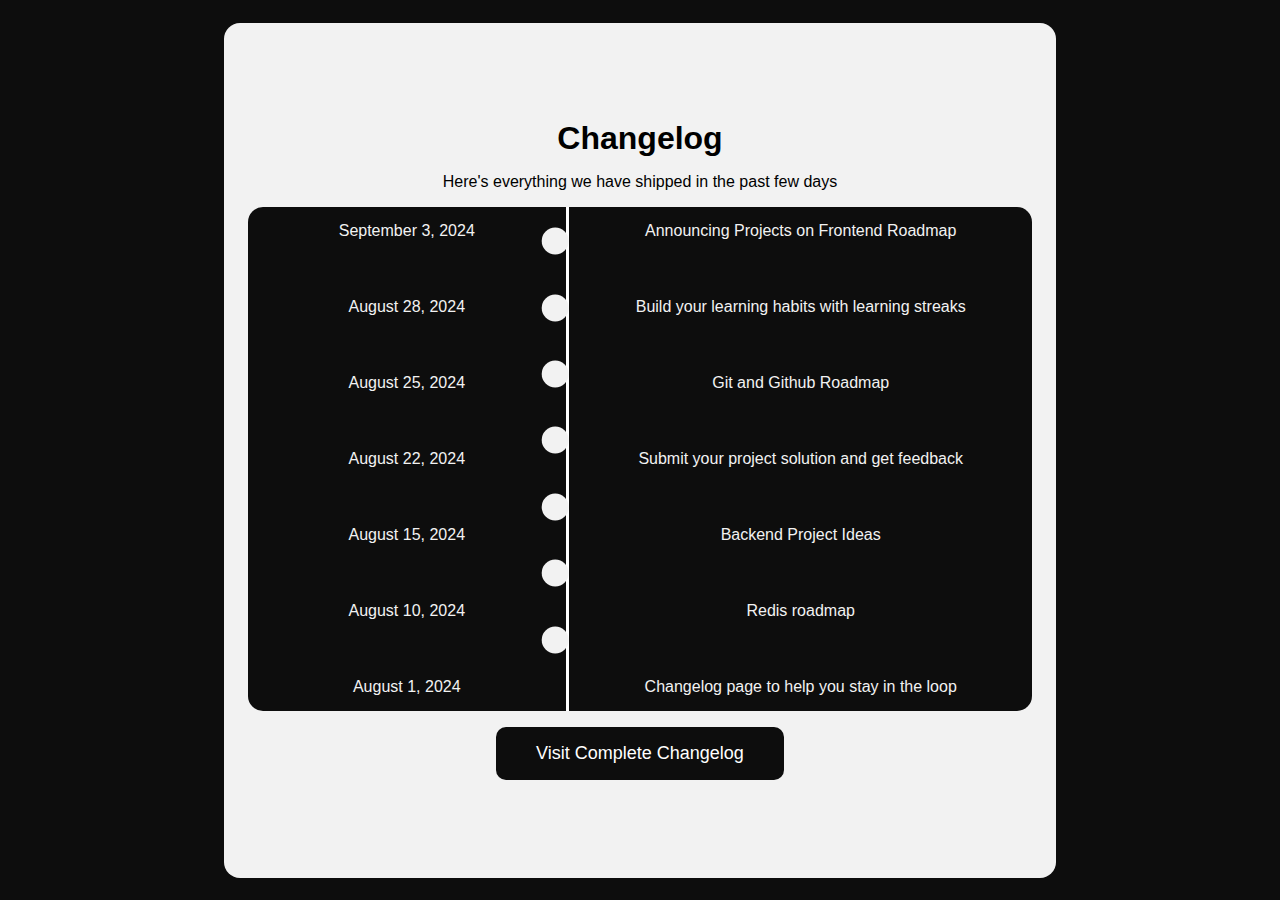
<file: frontend-projects/changelog-component/index.html>
<!DOCTYPE html>
<html lang="en">
  <head>
    <meta charset="UTF-8" />
    <meta name="viewport" content="width=device-width, initial-scale=1.0" />
    <title>Changelog Component</title>
    <link rel="stylesheet" href="./style.css" />
  </head>
  <body>
    <div class="changelog_container">
      <h1>Changelog</h1>
      <p>Here's everything we have shipped in the past few days</p>
      <div class="changelog_box">
        <div class="box_date">
          <span class="span_date d_one">September 3, 2024</span>
          <span class="span_date d_two">August 28, 2024</span>
          <span class="span_date d_three">August 25, 2024</span>
          <span class="span_date d_four">August 22, 2024</span>
          <span class="span_date d_five">August 15, 2024</span>
          <span class="span_date d_six">August 10, 2024</span>
          <span class="span_date d_seven">August 1, 2024</span>
        </div>
        <div class="line">
          <div class="box_boule">
            <span class="boule b_one"></span>
            <span class="boule b_two"></span>
            <span class="boule b_three"></span>
            <span class="boule b_four"></span>
            <span class="boule b_five"></span>
            <span class="boule b_six"></span>
            <span class="boule b_seven"></span>
          </div>
        </div>
        <div class="box_sentence">
          <span class="span_sentence s_one"
            >Announcing Projects on Frontend Roadmap</span
          >
          <span class="span_sentence s_two"
            >Build your learning habits with learning streaks</span
          >
          <span class="span_sentence s_three">Git and Github Roadmap</span>
          <span class="span_sentence s_four"
            >Submit your project solution and get feedback</span
          >
          <span class="span_sentence s_five">Backend Project Ideas</span>
          <span class="span_sentence s_six">Redis roadmap</span>
          <span class="span_sentence s_seven"
            >Changelog page to help you stay in the loop</span
          >
        </div>
      </div>
      <div class="box_btn">
        <button id="btn_feedback">Visit Complete Changelog</button>
      </div>
    </div>
    <div class="body_parent"></div>
    <div id="feedback" class="box_feedback">
      <h2>Please 🙏 take a few minutes ⏱ to give me some feedback 😊</h2>
    </div>
    <script src="./script.js"></script>
  </body>
</html>
</file>
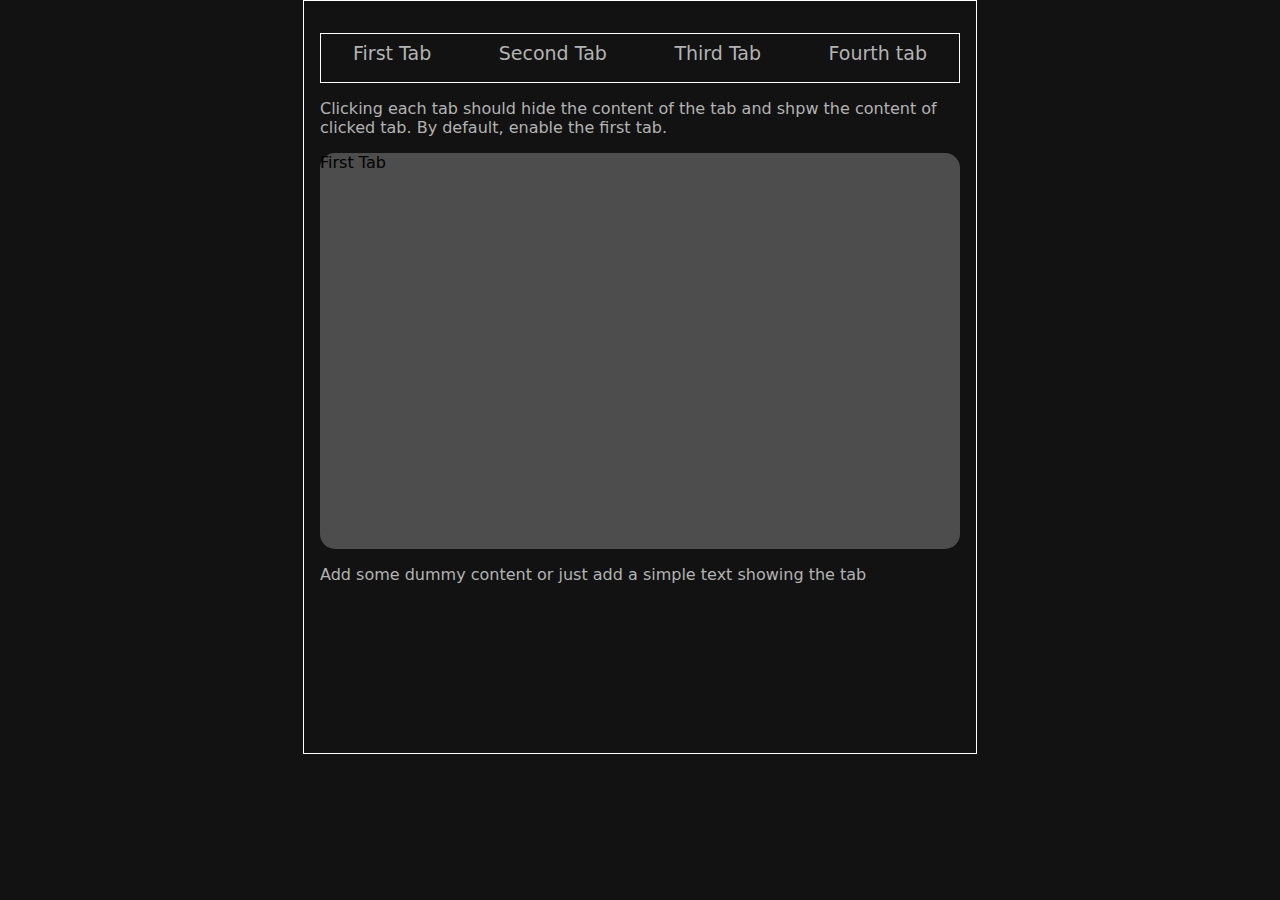
<file: frontend-projects/simple-tabs/index.html>
<!DOCTYPE html>
<html lang="en">
<head>
    <meta charset="UTF-8">
    <meta name="viewport" content="width=device-width, initial-scale=1.0">
    <title>simple tabs</title>
    <link rel="stylesheet" href="style.css">
</head>
<body>
    <section>
        <ul>
            <li>First Tab</li>
            <li>Second Tab</li>
            <li>Third Tab</li>
            <li>Fourth tab</li>
        </ul>
    <p class="p1">Clicking each tab should hide the content of the tab and
        shpw the content of clicked tab. By default, enable the first tab.
    </p>
    <div class="content content1">First Tab</div>
    <div class="content content2">Second Tab</div>
    <div class="content content3">Third Tab</div>
    <div class="content content4">Fourth</div>
    <p>Add some dummy content or just add a simple text showing the tab</p>
</section>
</body>
<script src="script.js"> 
</script>
</html>
</file>
<file: frontend-projects/changelog-component/style.css>
*,
::before,
::after {
    margin: 0;
    padding: 0;
    box-sizing: border-box;
}

html {
    font-family: Arial, Helvetica, sans-serif;
}

body {
    width: 100%;
    height: 100vh;
    display: flex;
    justify-content: center;
    align-items: center;
    background-color: hsl(0, 0%, 5%);
}
.body_parent{
    width: 100%;
    height: 100vh;
    z-index: 99;
    display: none;
    position: fixed;
    background-color: hsla(0, 0%, 5%, 0.527);
}
.changelog_container {
    display: flex;
    flex-direction: column;
    justify-content: center;
    width: 48%;
    height: 90vh;
    background-color: hsl(0, 0%, 95%);
    padding: 2rem 1.5rem;
    border-radius: 1rem;
}

.changelog_box {
    background-color: hsl(0, 0%, 5%);
    border-radius: 15px;
    color: hsl(0, 0%, 95%);
}

.changelog_container h1,
p {
    text-align: center;
    margin-bottom: 1rem;
}

.changelog_container .box_btn {
    display: flex;
    justify-content: center;
    align-items: center;
    margin-top: 2rem;
}

.changelog_container .box_btn button {
    padding: 0.5rem 0, 8rem;
    background-color: hsl(0, 0%, 5%);
    color: white;
    border: none;
    outline: none;
    padding: 1rem;
    width: 20rem;
    font-size: 18px;
    margin: auto;
    cursor: pointer;
    border-radius: 10px;
    transition: background-color 0.3s ease;
}

.changelog_container .box_btn button:hover {
    background-color: hsl(0, 0%, 15%);
}

.changelog_box {
    display: flex;
    position: relative;
    width: 100%;
    height: 100%;
}

.changelog_container .box_date {
    background-color: transparent;
    width: 40.5%;
    display: flex;
    flex-direction: column;
    justify-content: center;
    gap: 28px 0px;
}


.changelog_container .line {
    background-color: white;
    width: 0.5%;
}

.changelog_container .box_sentence {
    background-color: transparent;
    width: 59%;
    display: flex;
    flex-direction: column;
    justify-content: center;
    gap: 28px 0px;
}

.changelog_container .box_date .span_date {
    display: flex;
    justify-content: center;
    align-items: center;
    /* border: 1px solid white; */
    height: 3rem;
}

.changelog_container .box_sentence .span_sentence {
    display: flex;
    justify-content: center;
    align-items: center;
    height: 3rem;
}

.line .box_boule {
    position: absolute;
    top: 51%;
    height: 100%;
    display: flex;
    flex-direction: column;
    justify-content: space-evenly;
    align-items: center;
    z-index: 50;
    transform: translate(-45%, -50%);
}

@keyframes bouleTurn {
    from {
        transform: translateY(0);

    }

    50% {
        transform: translateY(10px);

    }

    75% {
        transform: translateY(-10px);

    }

    100% {
        transform: translateY(0);

    }

}

.line .boule {
    transform: translate(-45%, -50%);
    width: 27px;
    height: 27px;
    background-color: hsl(0, 0%, 95%);
    border-radius: 50%;
    transition: all ease-out 0.3s;
    animation: bouleTurn 5s infinite linear;
}

.b_one1 {
    background-color: hsl(20, 100%, 50%);

}

.b_two2 {
    background-color: hsl(96, 100%, 50%);

}

.b_three3 {
    background-color: hsl(259, 100%, 50%);

}

.b_four4 {
    background-color: hsl(301, 100%, 50%);

}

.b_five5 {
    background-color: hsl(348, 100%, 50%);

}

.b_six6 {
    background-color: hsl(61, 100%, 50%);

}

.b_seven7 {
    background-color: hsl(167, 100%, 50%);

}

/* Feedback poppup */
.box_feedback {
    display: block;
    top: -40%;
    z-index: 100;
    position: fixed;
    justify-content: center;
    align-items: center;
    padding: 5px;
    width: 27%;
    height: 24vh;
    border-radius: 12px;
    background-color: hsl(0, 0%, 95%);
    transition: all 0.5s ease-out;

}

.feedDisplay {
    display: flex;
    top: 35%;
}

.box_feedback h2 {
    text-align: center;
}

/* Feedback poppup */


/* ---------------@MEDIA----------------- */
@media (max-width: 1440px) {
    .changelog_container {

        width: 65%;
        height: fit-content;
        min-height: 95%;
        padding: 2rem 1.5rem;
    }

    .changelog_box {
        height: 90%;
        color: hsl(0, 0%, 95%);
    }

    .changelog_container .box_btn {
        margin-top: 1rem;
    }

    .changelog_container .box_btn button {
        width: 18rem;
    }

    .line .box_boule {
        top: 49%;
    }
}

@media (max-width: 1024px) {
    .changelog_container {
        width: 79%;
        padding: 1rem 0.9rem;
    }

    .changelog_box {
        height: 90%;
        color: hsl(0, 0%, 95%);
    }

    .changelog_container .box_btn {
        margin-top: 1rem;
    }

    .changelog_container .box_btn button {
        width: 16rem;
        padding: 0.9rem 18px;
        font-size: 15px;
    }

    .changelog_container .box_date {
        gap: 24px 0px;
    }

    .changelog_container .box_sentence {
        gap: 24px 0px;

    }

    .changelog_container .box_sentence .span_sentence {
        font-size: 14px;
    }

    .changelog_container .box_date .span_date {
        font-size: 14px;
    }
}

@media (max-width: 768px) {
    .changelog_container {
        width: 95%;
        padding: 0.8rem 0.7rem;
    }

    .changelog_box {
        height: 90%;
        color: hsl(0, 0%, 95%);
    }

    .changelog_container .box_btn {
        margin-top: 1rem;
    }

    .changelog_container .box_btn button {
        width: 16rem;
        padding: 0.9rem 18px;
        font-size: 15px;
    }
}


@media (max-width: 426px) {
    .changelog_container {
        width: 99%;
        padding: 0.8rem 0.7rem;
    }

    .changelog_box {
        height: 90%;
        color: hsl(0, 0%, 95%);
    }

    .changelog_container .box_btn {
        margin-top: 1rem;
    }

    .changelog_container .box_btn button {
        width: 12rem;
        padding: 0.9rem 18px;
        font-size: 13px;
    }

    .changelog_container .box_date {
        gap: 10px 0px;
    }

    .changelog_container .box_sentence {
        gap: 10px 0px;

    }

    .changelog_container .box_sentence .span_sentence {
        font-size: 11px;
        padding: 0px 15px;
        text-align: center;
    }

    .changelog_container .box_date .span_date {
        font-size: 11px;
    }

    .line .box_boule {
        top: 49%;
    }

    .line .box_boule .boule {
        width: 15px;
        height: 15px;
    }
}



/* ---------------@MEDIA----------------- */
</file>
<file: frontend-projects/simple-tabs/style.css>
body{
    padding: 0;
    margin: 0;
    box-sizing: border-box;
    background-color:hsl(0, 0%, 7%);
    display: flex;
    justify-content: center;
    font-family:system-ui, -apple-system, BlinkMacSystemFont, 'Segoe UI', Roboto, Oxygen, Ubuntu, Cantarell, 'Open Sans', 'Helvetica Neue', sans-serif;
}
section{
    width: 50%;
border: 1px solid white;
height: 80vh;
padding: 1rem;
}
section ul{
display: flex;
justify-content: space-between;
border: 1px solid white;
padding: 8px 2rem;
height: 2rem;
}
section ul li{
    list-style: none;
    font-size: 19px;
    cursor: pointer;
    color: hsl(0, 0%, 70%);
    }
    section ul li:hover{
        color: hsl(0, 0%, 100%);
        border-bottom: 2px solid  hsl(0, 0%, 100%);
        }
        p{
            color: hsl(0, 0%, 70%);
        }
           .content{
            height: 55%;
            border-radius: 15px;
            background-color: hsl(0, 0%, 30%);
        } 
           .content2{
            display: none;
            background-color: hsl(23, 92%, 59%);
        } 
           .content3{
            display: none;
            background-color: hsl(193, 90%, 57%);
        } 
           .content4{
            display: none;
            background-color: hsl(140, 80%, 56%);
        }
</file>
